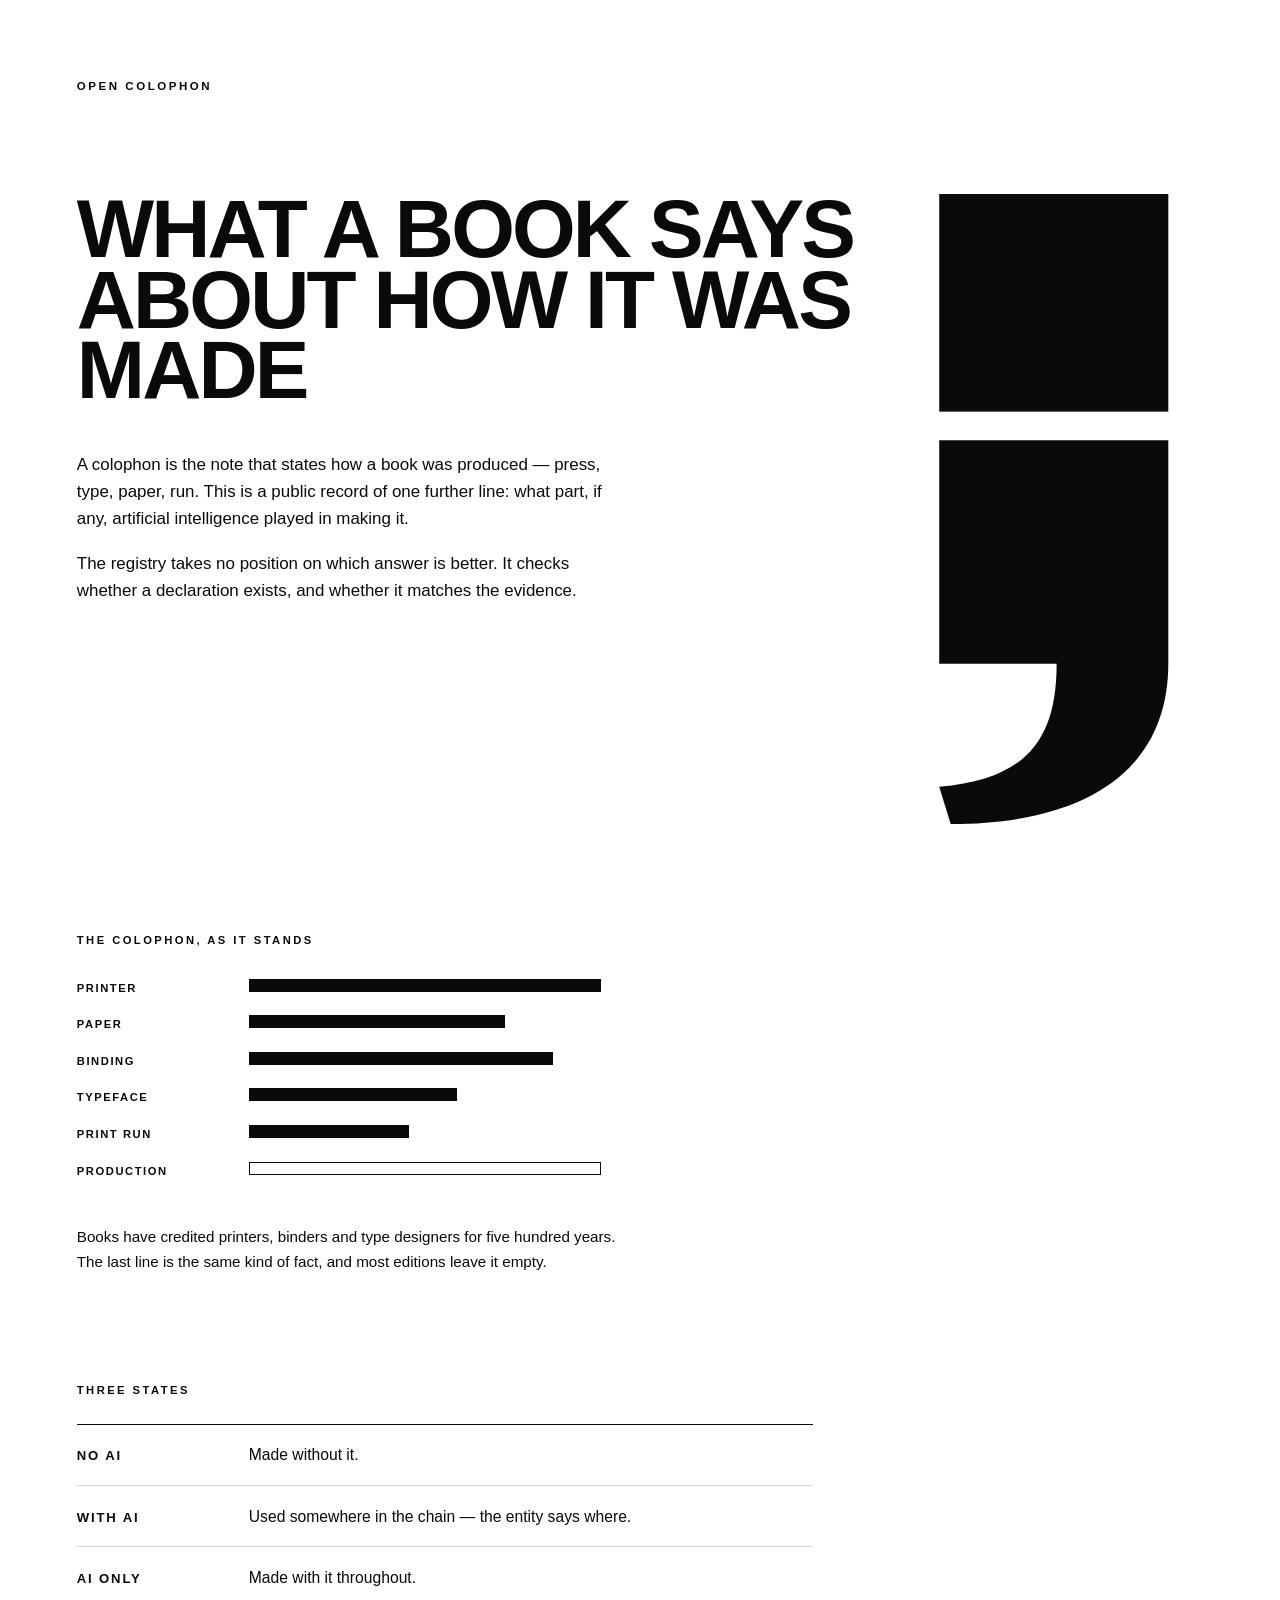
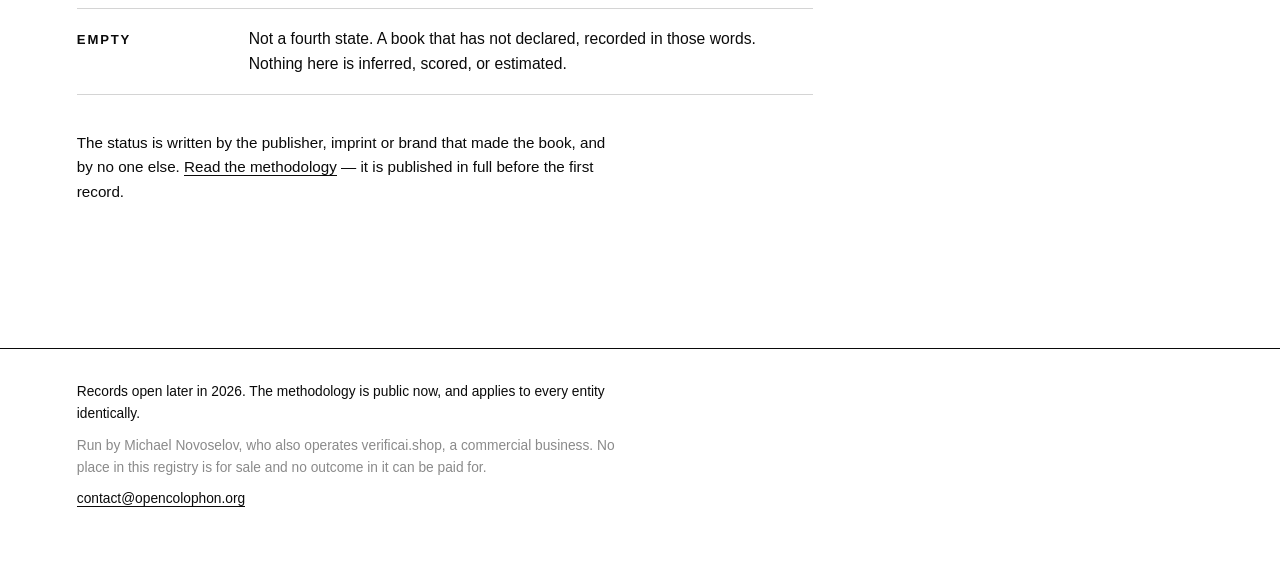
<file: index.html>
<!doctype html>
<html lang="en">
<head>
<meta charset="utf-8">
<meta name="viewport" content="width=device-width, initial-scale=1">
<title>Open Colophon — what a book says about how it was made</title>
<meta name="description" content="A public record of what books declare about how they were made. Three states: no AI, with AI, AI only. The registry takes no position on which is better.">
<link rel="stylesheet" href="style.css">
<link rel="canonical" href="https://opencolophon.org/">
<meta property="og:type" content="website">
<meta property="og:site_name" content="Open Colophon">
<meta property="og:title" content="Open Colophon — what a book says about how it was made">
<meta property="og:description" content="A public record of what books declare about how they were made. Three states: no AI, with AI, AI only. The status is written by the publisher, never inferred.">
<meta property="og:url" content="https://opencolophon.org/">
<meta name="twitter:card" content="summary">
<meta name="robots" content="index, follow, max-snippet:-1, max-image-preview:large">
<script type="application/ld+json">
{
  "@context": "https://schema.org",
  "@graph": [
    {
      "@type": "Organization",
      "@id": "https://opencolophon.org/#org",
      "name": "Open Colophon",
      "url": "https://opencolophon.org/",
      "email": "contact@opencolophon.org",
      "description": "A public record of what books declare about how they were made. Production status is stated by the publisher and never inferred.",
      "founder": { "@type": "Person", "name": "Michael Novoselov" },
      "knowsAbout": ["book production", "colophon", "AI disclosure", "publishing transparency", "EU AI Act Article 50"]
    },
    {
      "@type": "WebSite",
      "@id": "https://opencolophon.org/#website",
      "url": "https://opencolophon.org/",
      "name": "Open Colophon",
      "publisher": { "@id": "https://opencolophon.org/#org" },
      "inLanguage": "en"
    },
    {
      "@type": "DefinedTermSet",
      "@id": "https://opencolophon.org/#states",
      "name": "Book production states",
      "hasDefinedTerm": [
        { "@type": "DefinedTerm", "name": "No AI", "description": "Made without artificial intelligence." },
        { "@type": "DefinedTerm", "name": "With AI", "description": "Artificial intelligence used somewhere in the production chain; the entity states where." },
        { "@type": "DefinedTerm", "name": "AI only", "description": "Made with artificial intelligence throughout." }
      ]
    },
    {
      "@type": "FAQPage",
      "@id": "https://opencolophon.org/#faq",
      "mainEntity": [
        {
          "@type": "Question",
          "name": "Who writes a book's production status in Open Colophon?",
          "acceptedAnswer": { "@type": "Answer", "text": "The publisher, imprint or brand that made the book, and no one else. Open Colophon does not infer, estimate or score status. Where no declaration has been made, the field stays empty." }
        },
        {
          "@type": "Question",
          "name": "What are the three production states?",
          "acceptedAnswer": { "@type": "Answer", "text": "No AI, With AI, and AI only. A book that has not declared is not a fourth state; it is a book with an empty field." }
        },
        {
          "@type": "Question",
          "name": "Does Open Colophon take a position on AI in publishing?",
          "acceptedAnswer": { "@type": "Answer", "text": "No. The registry checks whether a declaration exists and whether it matches the evidence. A book made entirely with AI and a book made entirely by hand are recorded in the same way." }
        }
      ]
    }
  ]
}
</script>
</head>
<body>

<header class="masthead">
  <p class="wordmark">Open Colophon</p>
</header>

<main>

  <section class="hero">
    <div class="hero__grid">
      <div>
        <h1 class="hero__headline">What a book says about how it was made</h1>
        <p class="hero__standfirst">A colophon is the note that states how a book was produced — press, type, paper, run. This is a public record of one further line: what part, if any, artificial intelligence played in making it.</p>
        <p class="hero__standfirst">The registry takes no position on which answer is better. It checks whether a declaration exists, and whether it matches the evidence.</p>
      </div>
      <figure class="hero__figure" aria-hidden="true">
        <svg viewBox="0 0 400 1100" xmlns="http://www.w3.org/2000/svg" fill="currentColor">
          <rect x="0" y="0" width="400" height="380"/>
          <path d="M0,430 H400 V820 C400,1000 265,1100 20,1100 L0,1035 C150,1022 205,955 205,820 H0 Z"/>
        </svg>
      </figure>
    </div>
  </section>

  <section class="ladder" aria-labelledby="ladder-heading">
    <p class="eyebrow" id="ladder-heading">The colophon, as it stands</p>
    <ul class="ladder__list">
      <li class="ladder__row">
        <span class="ladder__label">Printer</span>
        <span class="ladder__bar" style="width:min(62%,22rem);animation-delay:.05s" aria-hidden="true"></span>
      </li>
      <li class="ladder__row">
        <span class="ladder__label">Paper</span>
        <span class="ladder__bar" style="width:min(44%,16rem);animation-delay:.11s" aria-hidden="true"></span>
      </li>
      <li class="ladder__row">
        <span class="ladder__label">Binding</span>
        <span class="ladder__bar" style="width:min(53%,19rem);animation-delay:.17s" aria-hidden="true"></span>
      </li>
      <li class="ladder__row">
        <span class="ladder__label">Typeface</span>
        <span class="ladder__bar" style="width:min(38%,13rem);animation-delay:.23s" aria-hidden="true"></span>
      </li>
      <li class="ladder__row">
        <span class="ladder__label">Print run</span>
        <span class="ladder__bar" style="width:min(29%,10rem);animation-delay:.29s" aria-hidden="true"></span>
      </li>
      <li class="ladder__row ladder__row--open">
        <span class="ladder__label">Production</span>
        <span class="ladder__bar" style="width:min(62%,22rem);animation-delay:.4s" aria-hidden="true"></span>
      </li>
    </ul>
    <p class="ladder__note">Books have credited printers, binders and type designers for five hundred years. The last line is the same kind of fact, and most editions leave it empty.</p>
  </section>

  <section class="states" aria-labelledby="states-heading">
    <p class="eyebrow" id="states-heading">Three states</p>
    <ul class="states__list">
      <li class="states__item">
        <span class="states__name">No AI</span>
        <p class="states__gloss">Made without it.</p>
      </li>
      <li class="states__item">
        <span class="states__name">With AI</span>
        <p class="states__gloss">Used somewhere in the chain — the entity says where.</p>
      </li>
      <li class="states__item">
        <span class="states__name">AI only</span>
        <p class="states__gloss">Made with it throughout.</p>
      </li>
      <li class="states__item">
        <span class="states__name">Empty</span>
        <p class="states__gloss">Not a fourth state. A book that has not declared, recorded in those words. Nothing here is inferred, scored, or estimated.</p>
      </li>
    </ul>
    <p class="ladder__note">The status is written by the publisher, imprint or brand that made the book, and by no one else. <a href="/methodology">Read the methodology</a> — it is published in full before the first record.</p>
  </section>

</main>

<footer class="footer">
  <p>Records open later in 2026. The methodology is public now, and applies to every entity identically.</p>
  <p class="footer__disclosure">Run by Michael Novoselov, who also operates verificai.shop, a commercial business. No place in this registry is for sale and no outcome in it can be paid for.</p>
  <p><a href="mailto:contact@opencolophon.org">contact@opencolophon.org</a></p>
</footer>

</body>
</html>
</file>
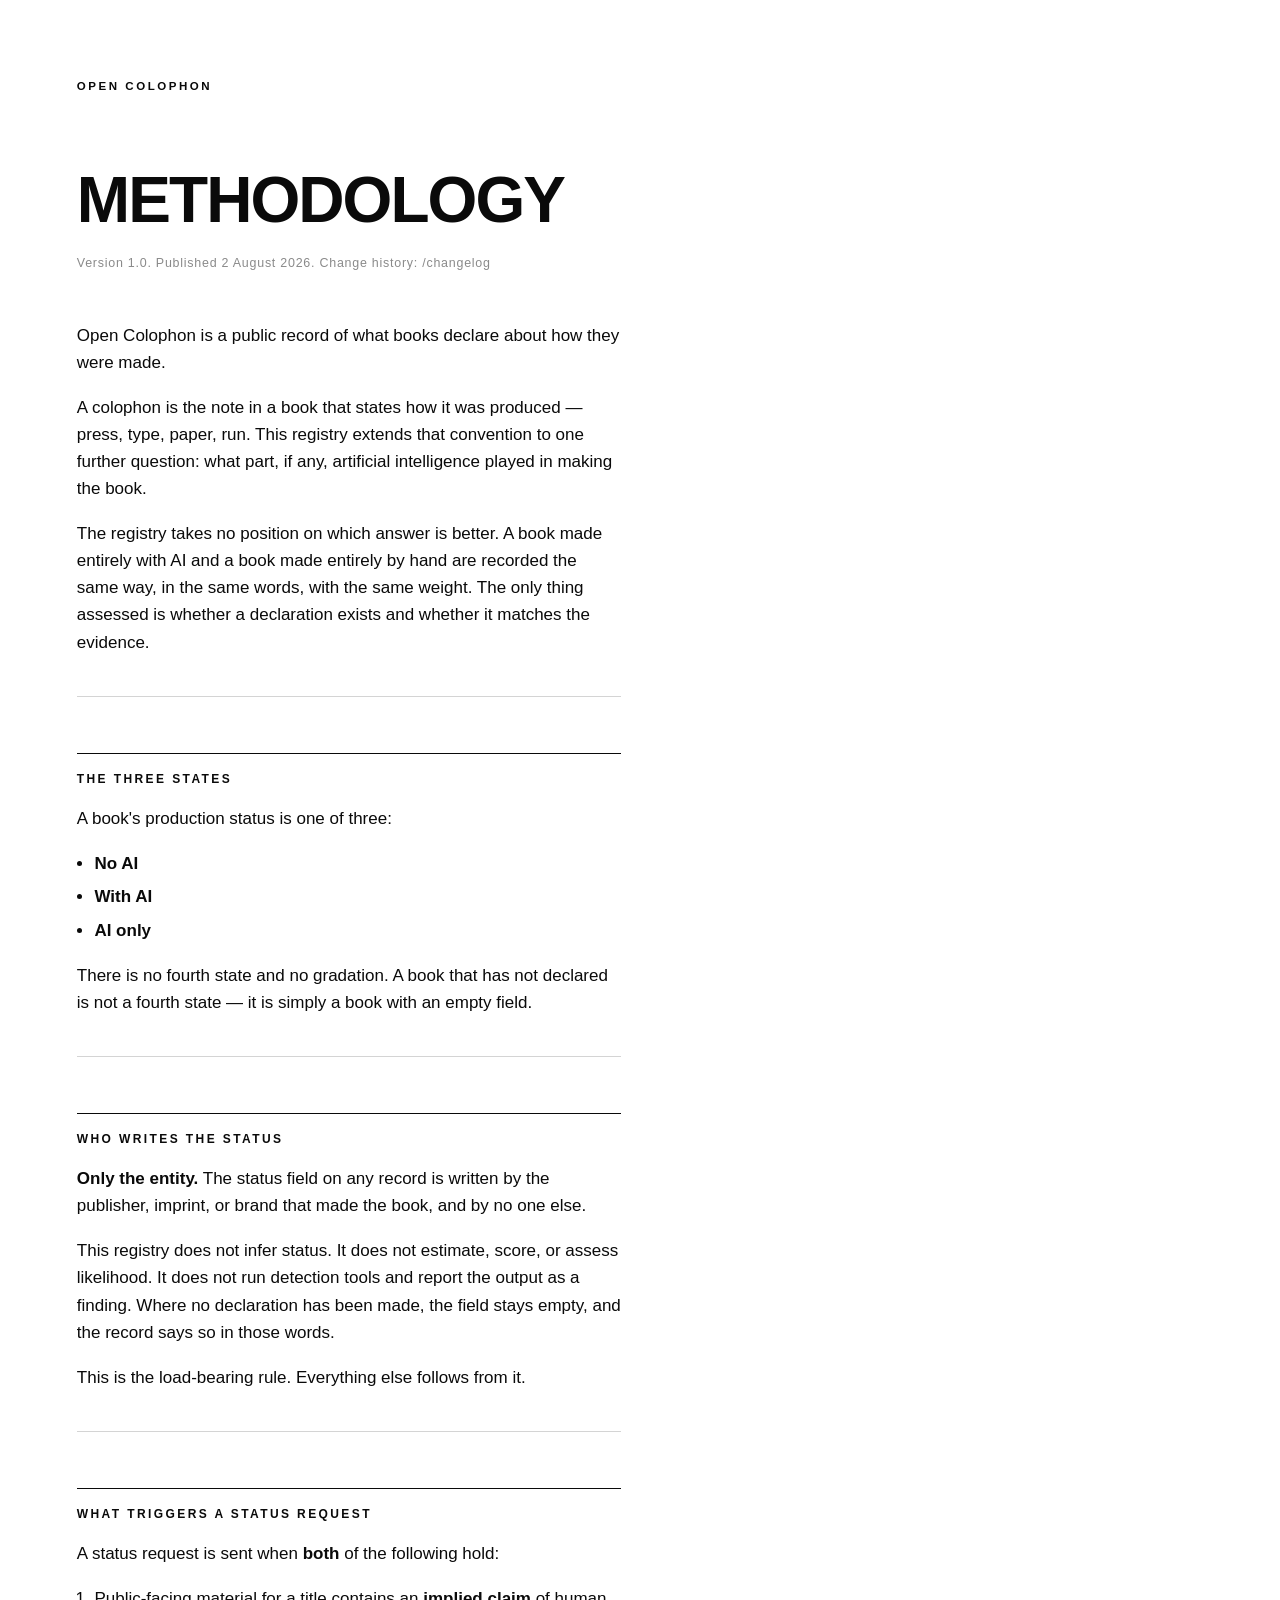
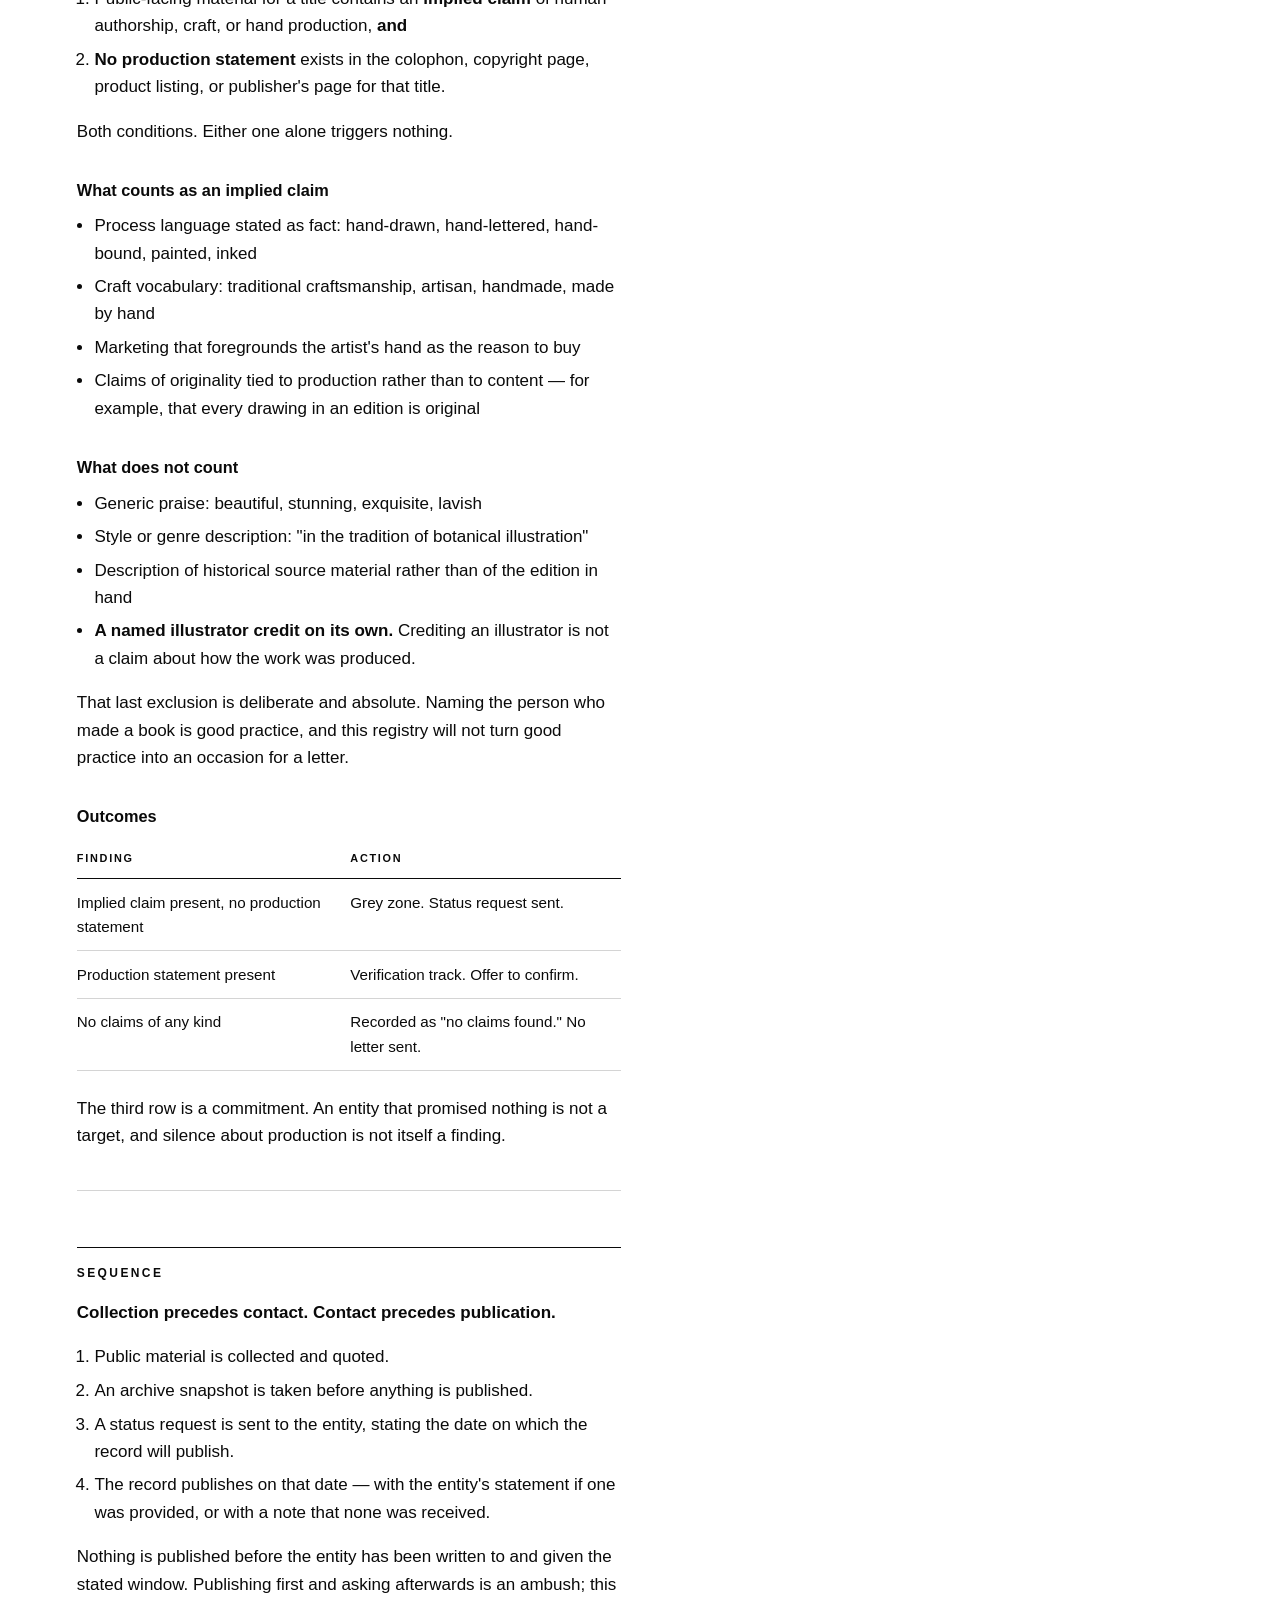
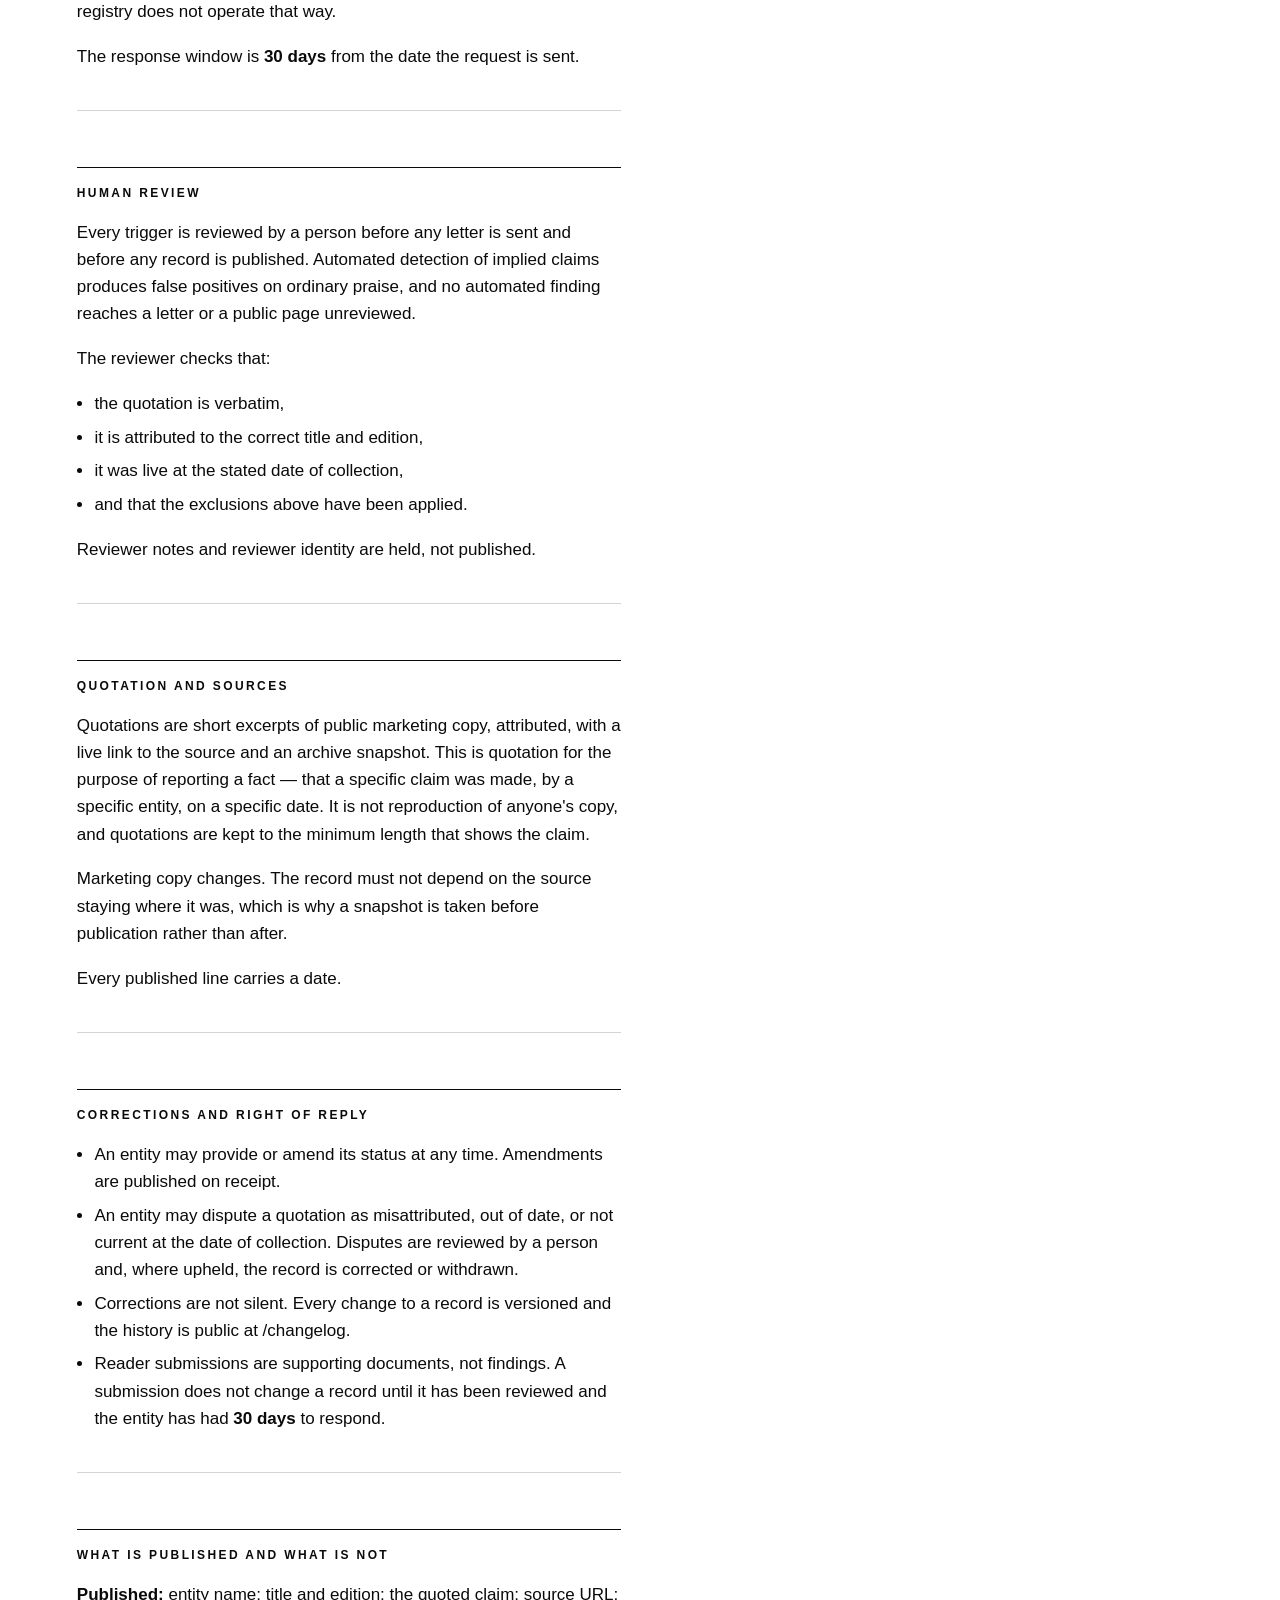
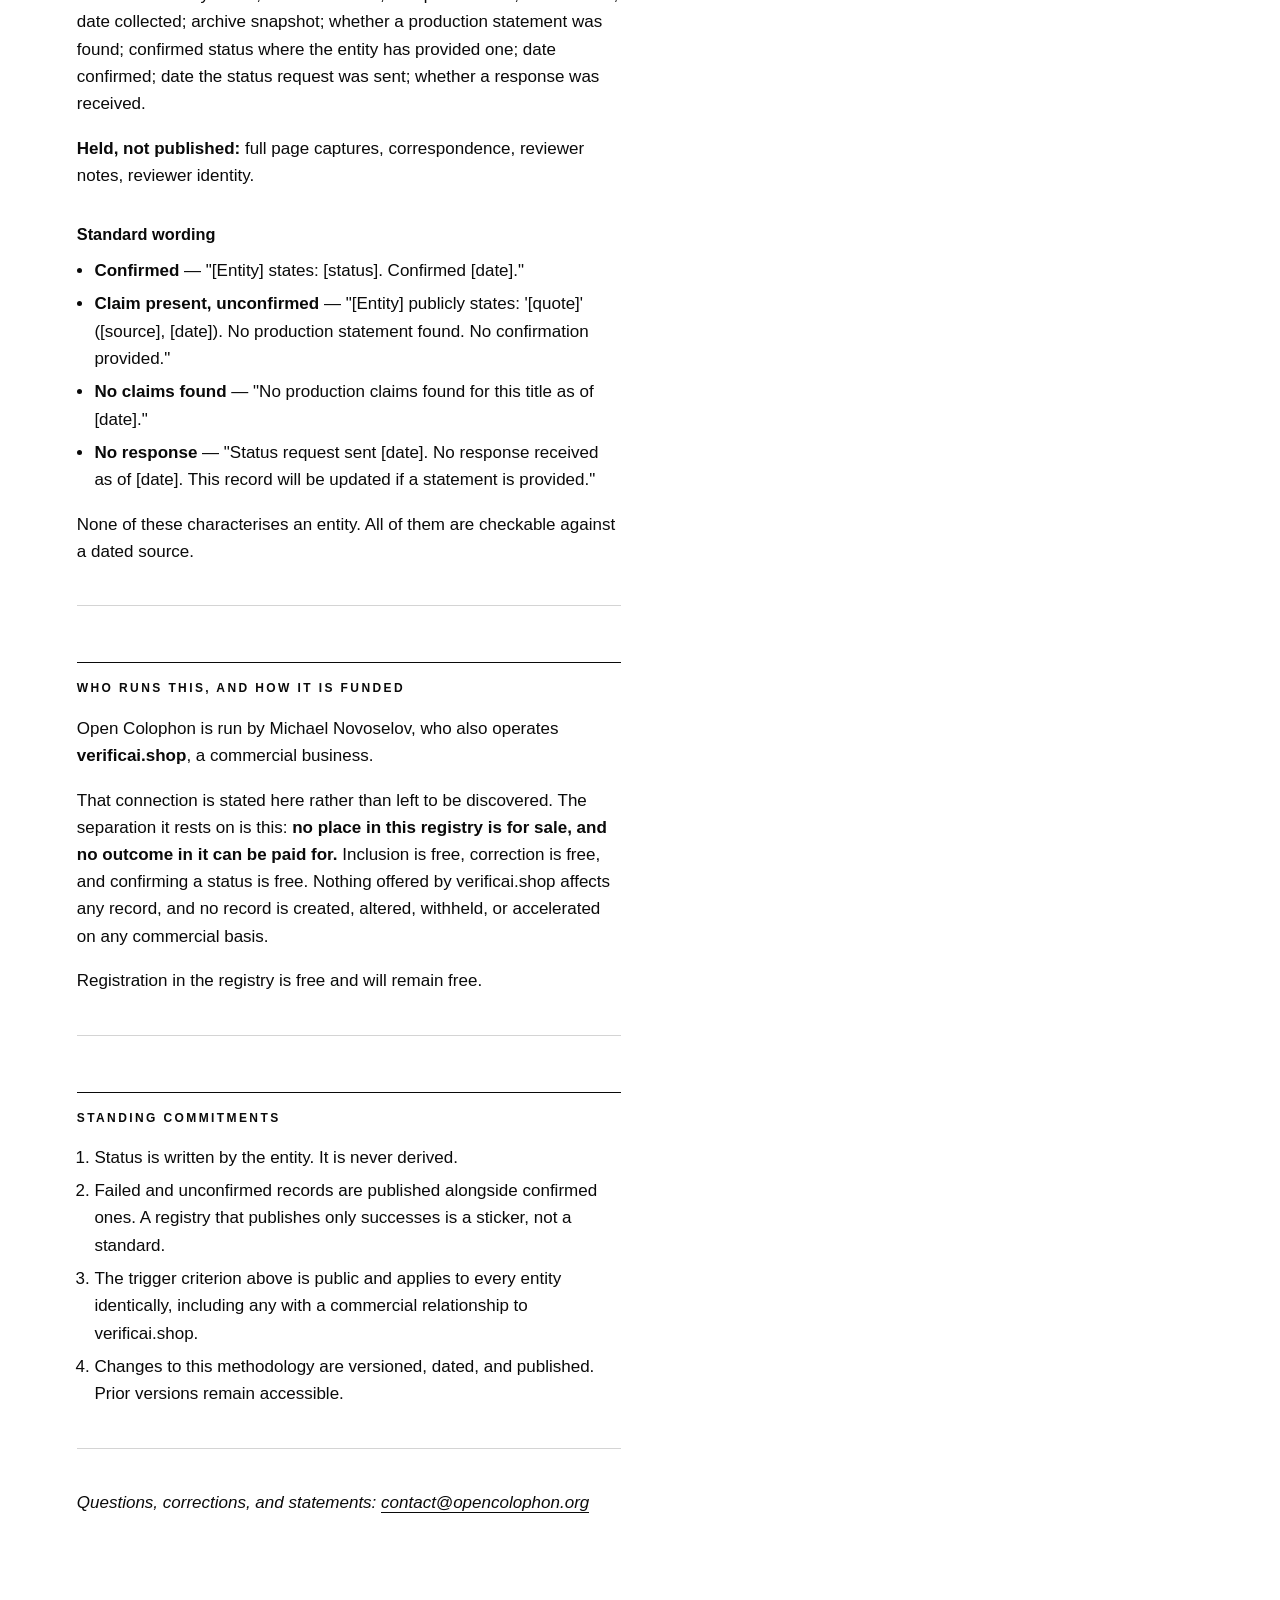
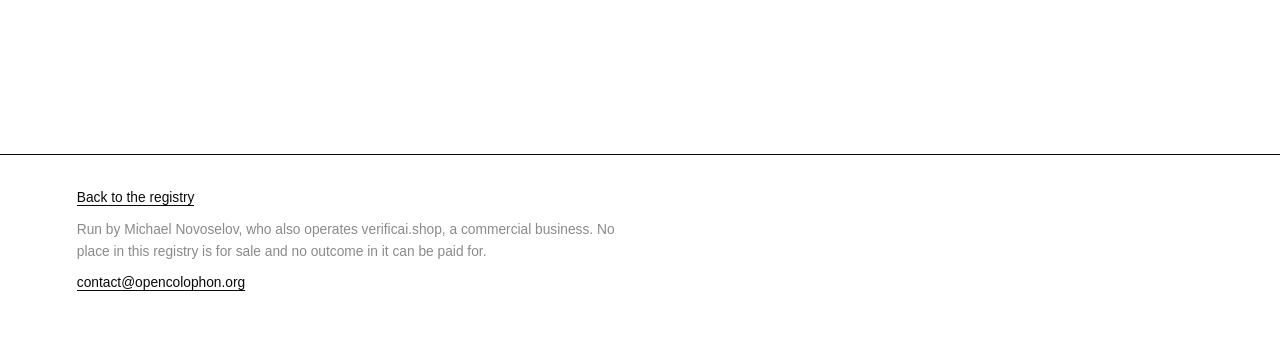
<file: methodology.html>
<!doctype html>
<html lang="en">
<head>
<meta charset="utf-8">
<meta name="viewport" content="width=device-width, initial-scale=1">
<title>Methodology — Open Colophon</title>
<meta name="description" content="How Open Colophon decides what to record, who writes a status, and what is never inferred.">
<link rel="stylesheet" href="style.css">
<link rel="canonical" href="https://opencolophon.org/methodology">
<meta property="og:type" content="article">
<meta property="og:site_name" content="Open Colophon">
<meta property="og:title" content="Methodology — Open Colophon">
<meta property="og:description" content="How Open Colophon decides what to record, who writes a status, and what is never inferred.">
<meta property="og:url" content="https://opencolophon.org/methodology">
<meta name="twitter:card" content="summary">
<meta name="robots" content="index, follow, max-snippet:-1">
<script type="application/ld+json">
{
  "@context": "https://schema.org",
  "@type": "Article",
  "headline": "Open Colophon Methodology",
  "description": "The published trigger criterion, the record schema, and the standing commitments of the Open Colophon registry.",
  "datePublished": "2026-08-02",
  "dateModified": "2026-08-02",
  "inLanguage": "en",
  "author": { "@type": "Person", "name": "Michael Novoselov" },
  "publisher": { "@type": "Organization", "name": "Open Colophon", "url": "https://opencolophon.org/" },
  "mainEntityOfPage": "https://opencolophon.org/methodology",
  "license": "https://creativecommons.org/licenses/by/4.0/"
}
</script>
</head>
<body>

<header class="masthead">
  <p class="wordmark"><a href="/">Open Colophon</a></p>
</header>

<main class="prose">
<h1>Methodology</h1>
<p class="version">Version 1.0. Published 2 August 2026. Change history: /changelog</p>
<p>Open Colophon is a public record of what books declare about how they were made.</p>
<p>A colophon is the note in a book that states how it was produced — press, type, paper, run. This registry extends that convention to one further question: what part, if any, artificial intelligence played in making the book.</p>
<p>The registry takes no position on which answer is better. A book made entirely with AI and a book made entirely by hand are recorded the same way, in the same words, with the same weight. The only thing assessed is whether a declaration exists and whether it matches the evidence.</p>
<hr>
<h2>The three states</h2>
<p>A book's production status is one of three:</p>
<ul>
<li><strong>No AI</strong></li>
<li><strong>With AI</strong></li>
<li><strong>AI only</strong></li>
</ul>
<p>There is no fourth state and no gradation. A book that has not declared is not a fourth state — it is simply a book with an empty field.</p>
<hr>
<h2>Who writes the status</h2>
<p><strong>Only the entity.</strong> The status field on any record is written by the publisher, imprint, or brand that made the book, and by no one else.</p>
<p>This registry does not infer status. It does not estimate, score, or assess likelihood. It does not run detection tools and report the output as a finding. Where no declaration has been made, the field stays empty, and the record says so in those words.</p>
<p>This is the load-bearing rule. Everything else follows from it.</p>
<hr>
<h2>What triggers a status request</h2>
<p>A status request is sent when <strong>both</strong> of the following hold:</p>
<ol>
<li>Public-facing material for a title contains an <strong>implied claim</strong> of human authorship, craft, or hand production, <strong>and</strong></li>
<li><strong>No production statement</strong> exists in the colophon, copyright page, product listing, or publisher's page for that title.</li>
</ol>
<p>Both conditions. Either one alone triggers nothing.</p>
<h3>What counts as an implied claim</h3>
<ul>
<li>Process language stated as fact: hand-drawn, hand-lettered, hand-bound, painted, inked</li>
<li>Craft vocabulary: traditional craftsmanship, artisan, handmade, made by hand</li>
<li>Marketing that foregrounds the artist's hand as the reason to buy</li>
<li>Claims of originality tied to production rather than to content — for example, that every drawing in an edition is original</li>
</ul>
<h3>What does not count</h3>
<ul>
<li>Generic praise: beautiful, stunning, exquisite, lavish</li>
<li>Style or genre description: "in the tradition of botanical illustration"</li>
<li>Description of historical source material rather than of the edition in hand</li>
<li><strong>A named illustrator credit on its own.</strong> Crediting an illustrator is not a claim about how the work was produced.</li>
</ul>
<p>That last exclusion is deliberate and absolute. Naming the person who made a book is good practice, and this registry will not turn good practice into an occasion for a letter.</p>
<h3>Outcomes</h3>
<table><thead><tr><th>Finding</th><th>Action</th></tr></thead><tbody>
<tr><td>Implied claim present, no production statement</td><td>Grey zone. Status request sent.</td></tr>
<tr><td>Production statement present</td><td>Verification track. Offer to confirm.</td></tr>
<tr><td>No claims of any kind</td><td>Recorded as "no claims found." No letter sent.</td></tr>
</tbody></table>
<p>The third row is a commitment. An entity that promised nothing is not a target, and silence about production is not itself a finding.</p>
<hr>
<h2>Sequence</h2>
<p><strong>Collection precedes contact. Contact precedes publication.</strong></p>
<ol>
<li>Public material is collected and quoted.</li>
<li>An archive snapshot is taken before anything is published.</li>
<li>A status request is sent to the entity, stating the date on which the record will publish.</li>
<li>The record publishes on that date — with the entity's statement if one was provided, or with a note that none was received.</li>
</ol>
<p>Nothing is published before the entity has been written to and given the stated window. Publishing first and asking afterwards is an ambush; this registry does not operate that way.</p>
<p>The response window is <strong>30 days</strong> from the date the request is sent.</p>
<hr>
<h2>Human review</h2>
<p>Every trigger is reviewed by a person before any letter is sent and before any record is published. Automated detection of implied claims produces false positives on ordinary praise, and no automated finding reaches a letter or a public page unreviewed.</p>
<p>The reviewer checks that:</p>
<ul>
<li>the quotation is verbatim,</li>
<li>it is attributed to the correct title and edition,</li>
<li>it was live at the stated date of collection,</li>
<li>and that the exclusions above have been applied.</li>
</ul>
<p>Reviewer notes and reviewer identity are held, not published.</p>
<hr>
<h2>Quotation and sources</h2>
<p>Quotations are short excerpts of public marketing copy, attributed, with a live link to the source and an archive snapshot. This is quotation for the purpose of reporting a fact — that a specific claim was made, by a specific entity, on a specific date. It is not reproduction of anyone's copy, and quotations are kept to the minimum length that shows the claim.</p>
<p>Marketing copy changes. The record must not depend on the source staying where it was, which is why a snapshot is taken before publication rather than after.</p>
<p>Every published line carries a date.</p>
<hr>
<h2>Corrections and right of reply</h2>
<ul>
<li>An entity may provide or amend its status at any time. Amendments are published on receipt.</li>
<li>An entity may dispute a quotation as misattributed, out of date, or not current at the date of collection. Disputes are reviewed by a person and, where upheld, the record is corrected or withdrawn.</li>
<li>Corrections are not silent. Every change to a record is versioned and the history is public at /changelog.</li>
<li>Reader submissions are supporting documents, not findings. A submission does not change a record until it has been reviewed and the entity has had <strong>30 days</strong> to respond.</li>
</ul>
<hr>
<h2>What is published and what is not</h2>
<p><strong>Published:</strong> entity name; title and edition; the quoted claim; source URL; date collected; archive snapshot; whether a production statement was found; confirmed status where the entity has provided one; date confirmed; date the status request was sent; whether a response was received.</p>
<p><strong>Held, not published:</strong> full page captures, correspondence, reviewer notes, reviewer identity.</p>
<h3>Standard wording</h3>
<ul>
<li><strong>Confirmed</strong> — "[Entity] states: [status]. Confirmed [date]."</li>
<li><strong>Claim present, unconfirmed</strong> — "[Entity] publicly states: '[quote]' ([source], [date]). No production statement found. No confirmation provided."</li>
<li><strong>No claims found</strong> — "No production claims found for this title as of [date]."</li>
<li><strong>No response</strong> — "Status request sent [date]. No response received as of [date]. This record will be updated if a statement is provided."</li>
</ul>
<p>None of these characterises an entity. All of them are checkable against a dated source.</p>
<hr>
<h2>Who runs this, and how it is funded</h2>
<p>Open Colophon is run by Michael Novoselov, who also operates <strong>verificai.shop</strong>, a commercial business.</p>
<p>That connection is stated here rather than left to be discovered. The separation it rests on is this: <strong>no place in this registry is for sale, and no outcome in it can be paid for.</strong> Inclusion is free, correction is free, and confirming a status is free. Nothing offered by verificai.shop affects any record, and no record is created, altered, withheld, or accelerated on any commercial basis.</p>
<p>Registration in the registry is free and will remain free.</p>
<hr>
<h2>Standing commitments</h2>
<ol>
<li>Status is written by the entity. It is never derived.</li>
<li>Failed and unconfirmed records are published alongside confirmed ones. A registry that publishes only successes is a sticker, not a standard.</li>
<li>The trigger criterion above is public and applies to every entity identically, including any with a commercial relationship to verificai.shop.</li>
<li>Changes to this methodology are versioned, dated, and published. Prior versions remain accessible.</li>
</ol>
<hr>
<p><em>Questions, corrections, and statements: <a href="mailto:contact@opencolophon.org">contact@opencolophon.org</a></em></p>
</main>

<footer class="footer">
  <p><a href="/">Back to the registry</a></p>
  <p class="footer__disclosure">Run by Michael Novoselov, who also operates verificai.shop, a commercial business. No place in this registry is for sale and no outcome in it can be paid for.</p>
  <p><a href="mailto:contact@opencolophon.org">contact@opencolophon.org</a></p>
</footer>

</body>
</html>
</file>
<file: style.css>
/* Open Colophon
   Ink on paper. No accent colour: a registry that takes no side on AI
   should not have a brand colour telling you which side it is on.
   No webfonts, no CDN, no build step — the site must be servable from
   a folder in twenty years. */

:root {
  --paper:  #ffffff;
  --ink:    #0a0a0a;
  --rule:   #d4d4d4;
  --held:   #8a8a8a;   /* held, not published */
  --measure: 34rem;
  --gutter: clamp(1.5rem, 6vw, 7rem);
  --grotesk: "Helvetica Neue", Helvetica, Arial, "Inter", system-ui, sans-serif;
}

*, *::before, *::after { box-sizing: border-box; }

html { -webkit-text-size-adjust: 100%; }

body {
  margin: 0;
  background: var(--paper);
  color: var(--ink);
  font-family: var(--grotesk);
  font-size: 17px;
  line-height: 1.6;
  -webkit-font-smoothing: antialiased;
}

a { color: inherit; text-decoration: none; border-bottom: 1px solid var(--ink); }
a:hover { background: var(--ink); color: var(--paper); border-bottom-color: transparent; }
a:focus-visible { outline: 2px solid var(--ink); outline-offset: 3px; background: none; color: inherit; }

/* ------------------------------------------------------------ masthead */

.masthead {
  padding: var(--gutter) var(--gutter) 0;
}

.wordmark {
  font-size: 0.72rem;
  font-weight: 700;
  letter-spacing: 0.22em;
  text-transform: uppercase;
  margin: 0;
}

.wordmark a { border: 0; }
.wordmark a:hover { background: none; color: inherit; }

/* ------------------------------------------------------------ headline */

.hero {
  padding: clamp(3rem, 11vh, 8rem) var(--gutter) 0;
}

.hero__headline {
  font-size: clamp(2.8rem, 11vw, 8.5rem);
  font-weight: 700;
  line-height: 0.86;
  letter-spacing: -0.035em;
  text-transform: uppercase;
  margin: 0;
  max-width: 15ch;
}

.hero__standfirst {
  margin: clamp(2rem, 5vh, 3.5rem) 0 0;
  max-width: var(--measure);
  font-size: 1.06rem;
}

.hero__standfirst + .hero__standfirst { margin-top: 1.1rem; }

/* --------------------------------------------------------- the ladder
   The signature. A colophon is a list of production facts, each either
   stated or not. Filled bars are conventions books already keep; the
   open bar is the one this registry exists for. It is drawn empty on
   purpose, and it stays empty until somebody fills it. */

.ladder {
  padding: clamp(4rem, 12vh, 9rem) var(--gutter) 0;
}

.ladder__list { list-style: none; margin: 0; padding: 0; max-width: 46rem; }

.ladder__row {
  display: flex;
  align-items: baseline;
  gap: 1.25rem;
  padding: 0.55rem 0;
}

.ladder__label {
  flex: 0 0 9.5rem;
  font-size: 0.7rem;
  font-weight: 700;
  letter-spacing: 0.14em;
  text-transform: uppercase;
}

.ladder__bar {
  height: 13px;
  background: var(--ink);
  transform-origin: left center;
}

.ladder__row--open .ladder__bar {
  background: transparent;
  border: 1px solid var(--ink);
}

.ladder__row--open .ladder__label { font-weight: 700; }

.ladder__note {
  margin: 2.25rem 0 0;
  max-width: var(--measure);
  font-size: 0.95rem;
}

@media (prefers-reduced-motion: no-preference) {
  .ladder__bar { animation: draw 0.5s cubic-bezier(0.2, 0, 0, 1) backwards; }
  @keyframes draw { from { transform: scaleX(0); } to { transform: scaleX(1); } }
}

/* --------------------------------------------------------------- states */

.states { padding: clamp(4rem, 12vh, 9rem) var(--gutter) 0; }

.states__list {
  list-style: none;
  margin: 1.5rem 0 0;
  padding: 0;
  display: grid;
  gap: 0;
  max-width: 46rem;
  border-top: 1px solid var(--ink);
}

.states__item {
  border-bottom: 1px solid var(--rule);
  padding: 1.1rem 0;
  display: flex;
  gap: 1.25rem;
  align-items: baseline;
}

.states__name {
  flex: 0 0 9.5rem;
  font-weight: 700;
  font-size: 0.82rem;
  letter-spacing: 0.14em;
  text-transform: uppercase;
}

.states__gloss { margin: 0; font-size: 0.98rem; }

/* --------------------------------------------------------- section head */

.eyebrow {
  font-size: 0.7rem;
  font-weight: 700;
  letter-spacing: 0.22em;
  text-transform: uppercase;
  margin: 0 0 1.25rem;
}

/* --------------------------------------------------------------- prose */

.prose {
  padding: var(--gutter);
  max-width: calc(var(--measure) + var(--gutter) * 2);
}

.prose h1 {
  font-size: clamp(2.2rem, 7vw, 4rem);
  font-weight: 700;
  line-height: 0.9;
  letter-spacing: -0.03em;
  text-transform: uppercase;
  margin: 0 0 1.5rem;
}

.prose h2 {
  font-size: 0.75rem;
  font-weight: 700;
  letter-spacing: 0.2em;
  text-transform: uppercase;
  margin: 3.5rem 0 1rem;
  padding-top: 1rem;
  border-top: 1px solid var(--ink);
}

.prose h3 {
  font-size: 1.02rem;
  font-weight: 700;
  margin: 2rem 0 0.6rem;
}

.prose p { margin: 0 0 1.1rem; }
.prose ul, .prose ol { margin: 0 0 1.1rem; padding-left: 1.1rem; }
.prose li { margin-bottom: 0.4rem; }
.prose strong { font-weight: 700; }
.prose hr { border: 0; border-top: 1px solid var(--rule); margin: 2.5rem 0; }

.prose table {
  width: 100%;
  border-collapse: collapse;
  margin: 0 0 1.5rem;
  font-size: 0.95rem;
}

.prose th, .prose td {
  text-align: left;
  vertical-align: top;
  padding: 0.7rem 1rem 0.7rem 0;
  border-bottom: 1px solid var(--rule);
}

.prose th {
  font-size: 0.68rem;
  letter-spacing: 0.16em;
  text-transform: uppercase;
  border-bottom-color: var(--ink);
}

.prose .version {
  font-size: 0.78rem;
  letter-spacing: 0.06em;
  color: var(--held);
  margin-bottom: 3rem;
}

/* -------------------------------------------------------------- footer */

.footer {
  margin-top: clamp(5rem, 16vh, 11rem);
  padding: 2rem var(--gutter) 3.5rem;
  border-top: 1px solid var(--ink);
  font-size: 0.86rem;
}

.footer p { margin: 0 0 0.6rem; max-width: var(--measure); }
.footer p:last-child { margin-bottom: 0; }
.footer .footer__disclosure { color: var(--held); }

@media (max-width: 34rem) {
  .ladder__row, .states__item { flex-direction: column; gap: 0.4rem; }
  .ladder__label, .states__name { flex: none; }
  .ladder__bar { width: 100% !important; }
}

/* --- hero fit: bound the glyph column, size the headline to what's left */

.hero__grid { grid-template-columns: minmax(0, 1fr) clamp(4.5rem, 14vw, 12rem); }

.hero__figure img { width: 100%; height: auto; }

.hero__headline {
  font-size: clamp(2.3rem, 7vw, 6.2rem);
  max-width: 13ch;
  overflow-wrap: break-word;
}

@media (max-width: 46rem) {
  .hero__grid { grid-template-columns: 1fr; }
  .hero__figure img { width: auto; height: clamp(5rem, 12vh, 8rem); }
  .hero__headline { max-width: 100%; }
}

/* --- hero fit: bound the glyph column, size the headline to what's left */

.hero__grid { grid-template-columns: minmax(0, 1fr) clamp(4.5rem, 14vw, 12rem); }

.hero__figure img { width: 100%; height: auto; }

.hero__headline {
  font-size: clamp(2.3rem, 7vw, 6.2rem);
  max-width: 13ch;
  overflow-wrap: break-word;
}

@media (max-width: 46rem) {
  .hero__grid { grid-template-columns: 1fr; }
  .hero__figure img { width: auto; height: clamp(5rem, 12vh, 8rem); }
  .hero__headline { max-width: 100%; }
}

/* --- hero split: 70% text, 30% mark */

.hero__grid { grid-template-columns: 70% 30%; gap: 0; }

.hero__figure { padding-left: clamp(1rem, 3vw, 3rem); }
.hero__figure img { width: 100%; height: auto; }

.hero__headline { font-size: clamp(2.3rem, 6.4vw, 6.4rem); max-width: 100%; }

@media (max-width: 46rem) {
  .hero__grid { grid-template-columns: 1fr; gap: 1.5rem; }
  .hero__figure { padding-left: 0; }
  .hero__figure img { width: auto; height: clamp(5rem, 12vh, 8rem); }
}

.hero__figure svg { display: block; width: 100%; height: auto; }

/* --- hero: text 70 / mark 30, definitive */

.hero__grid {
  display: grid !important;
  grid-template-columns: 70% 30%;
  align-items: start;
  gap: 0;
}

.hero__figure { margin: 0; padding-left: clamp(1rem, 3vw, 3rem); }

.hero__figure svg {
  display: block;
  width: 100%;
  height: auto;
  max-height: 70vh;
}

@media (max-width: 46rem) {
  .hero__grid { grid-template-columns: 1fr; gap: 1.5rem; }
  .hero__figure { padding-left: 0; order: -1; }
  .hero__figure svg { width: auto; height: clamp(5rem, 12vh, 8rem); }
}
</file>
